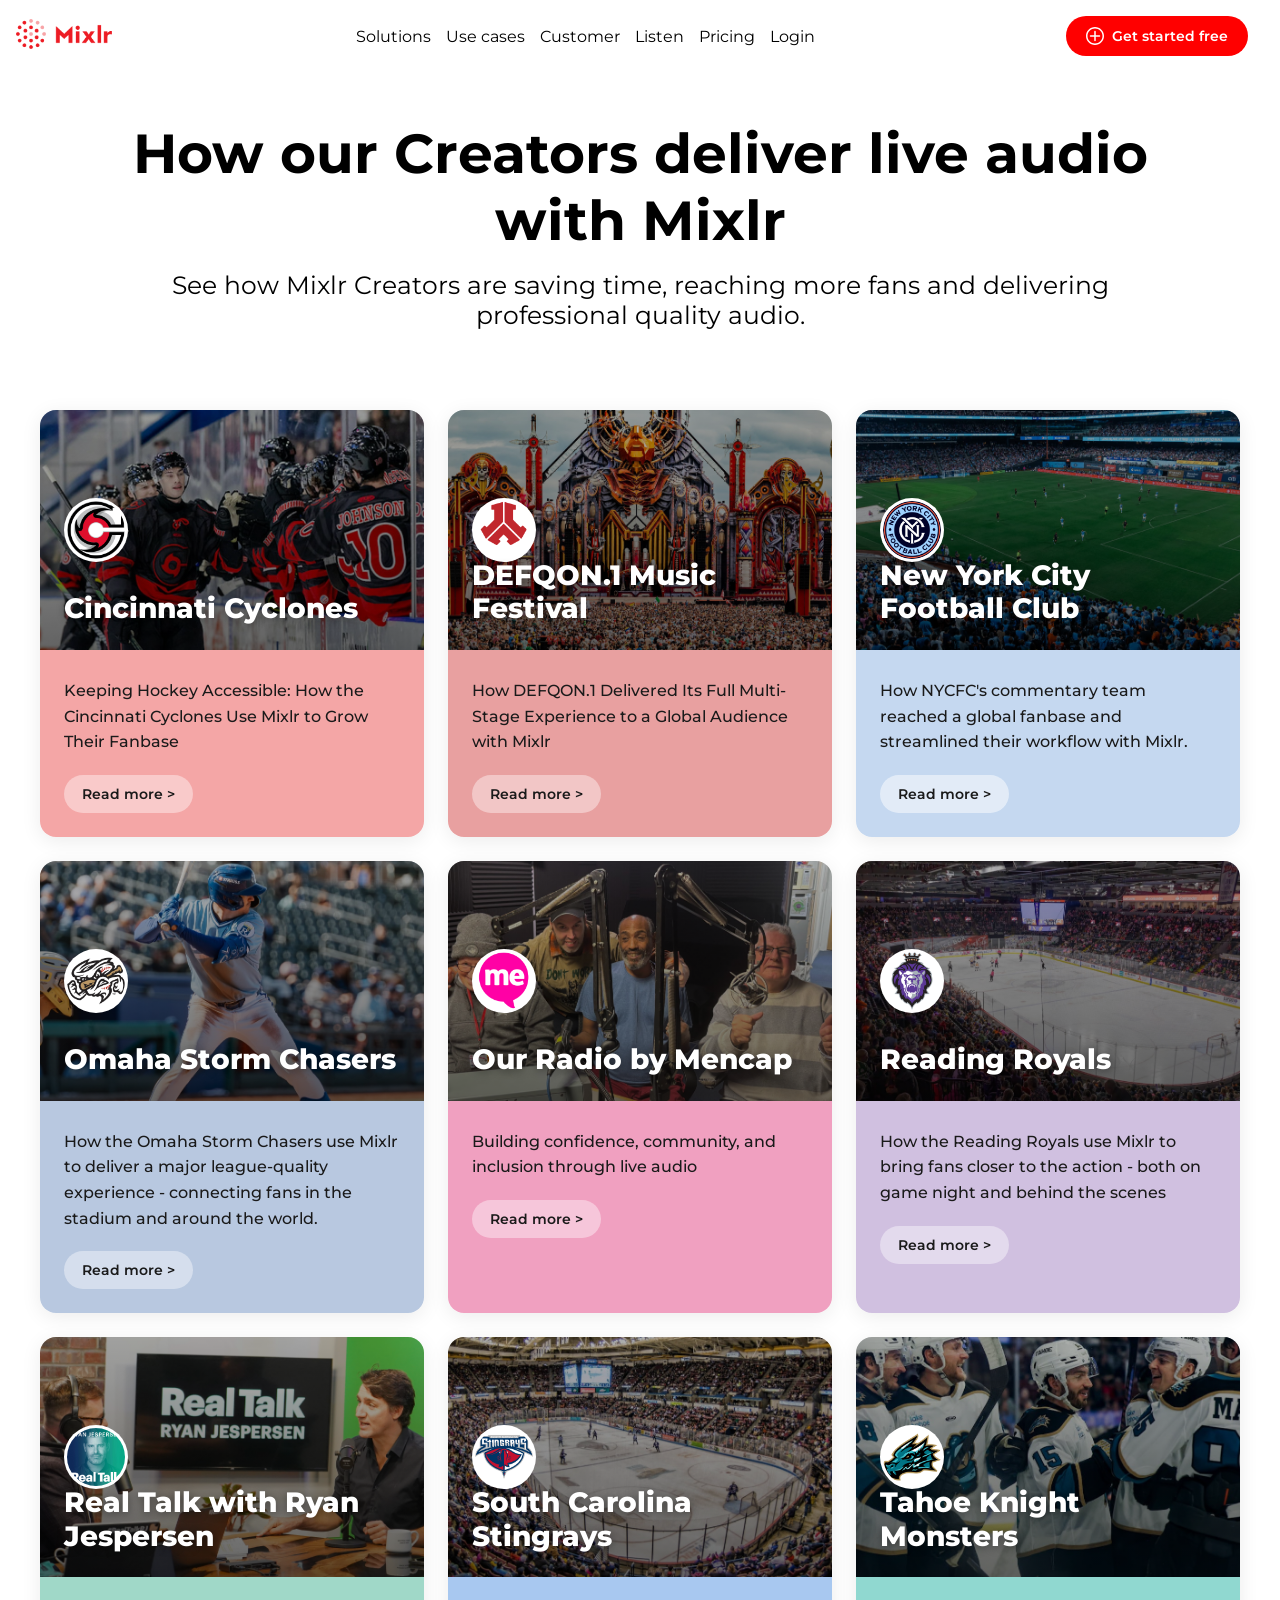
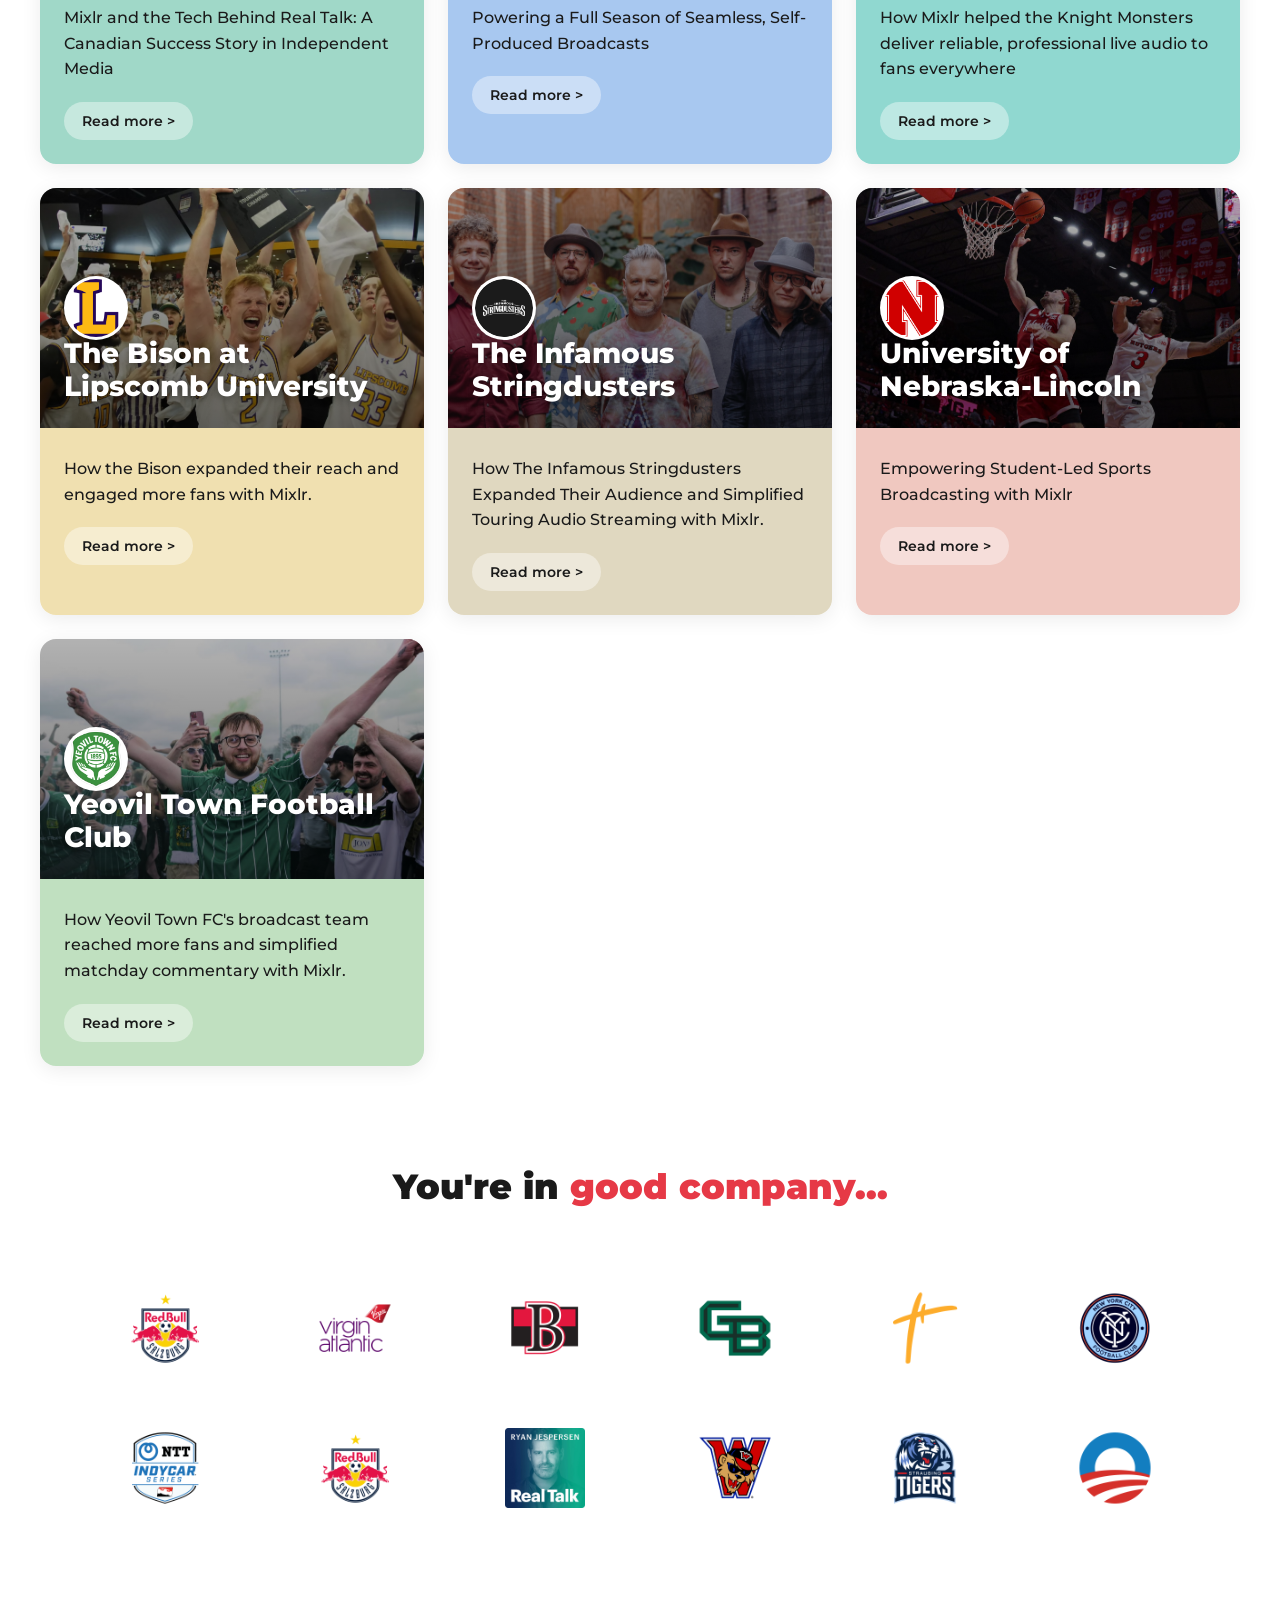
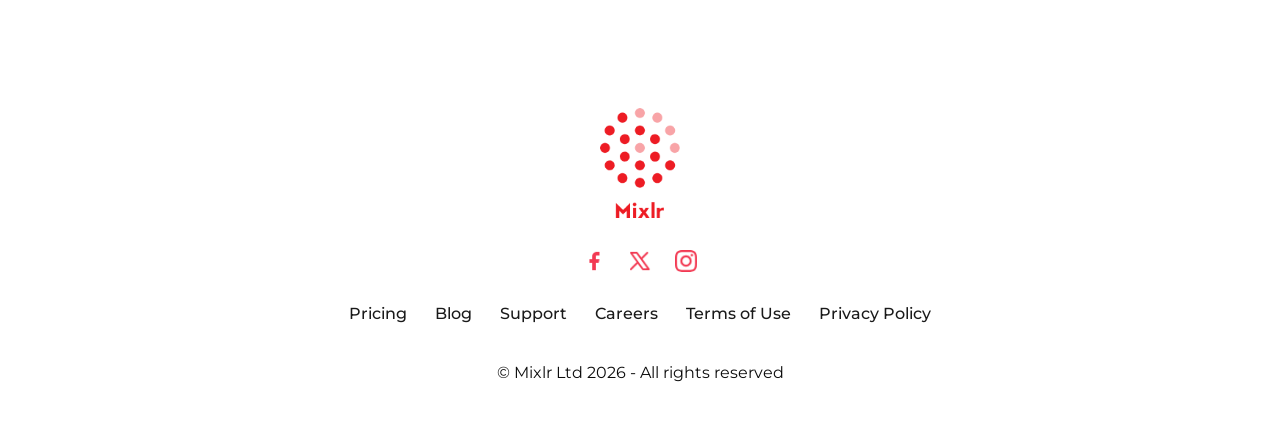
<file: index.html>
<!DOCTYPE html>
<html lang="en">
<head>
    <meta charset="UTF-8">
    <meta name="viewport" content="width=device-width, initial-scale=1.0">
    <title>How our Creator deliver live audio with Mixlr</title>
    <!-- <link href="https://fonts.googleapis.com/css?family=Montserrat" rel="stylesheet" type="text/css"> -->
     <link href="https://fonts.googleapis.com/css2?family=Montserrat:wght@200;300;400;700;900&display=swap" rel="stylesheet">
    <link rel="stylesheet" href="style.css">
</head>
<body>
    <header class="navbar">
        <div class="nav-logo">
            <a href="#"><img src="media/logo-mixlr.png" alt="" srcset=""></a>
        </div>
        <nav class="nav-link">
            <a href="#">Solutions</a>
            <a href="#">Use cases</a>
            <a href="#">Customer</a>
            <a href="#">Listen</a>
            <a href="#">Pricing</a>
            <a href="#">Login</a>
        </nav>
        <div class="nav-btn">
            <a href="#"><img src="media/icon-plus.svg" alt="" srcset="">Get started free</a>
        </div>
    </header>

    <main class="main">
        <section class="section-1">
            <header>
                <h1>How our Creators deliver live audio with Mixlr</h1>
            </header>
            <div>
                <p>See how Mixlr Creators are saving time, reaching more fans and delivering professional quality audio.</p>
            </div>
        </section>


    <div class="card-container">

        <div class="card">
            <div class="card-image">
                <img src="media/hero-1.png" alt="" class="bg-img">
                <img src="media/Cincinnati Cyclones.png" alt="" class="card-logo">
                <h2 class="card-title">Cincinnati Cyclones</h2>
            </div>
            <div class="card-body">
                <p>Keeping Hockey Accessible: How the Cincinnati Cyclones Use Mixlr to Grow Their Fanbase</p>
                <button class="read-more">Read more ></button>
            </div>
        </div>

        <div class="card">
            <div class="card-image">
                <img src="media/hero-2.png" alt="" class="bg-img">
                <img src="media/DEFQON.1.png" alt="" class="card-logo">
                <h2 class="card-title">DEFQON.1 Music Festival</h2>
            </div>
            <div class="card-body">
                <p>How DEFQON.1 Delivered Its Full Multi-Stage Experience to a Global Audience with Mixlr</p>
                <button class="read-more">Read more ></button>
            </div>
        </div>

        <div class="card">
            <div class="card-image">
                <img src="media/hero-3.png" alt="" class="bg-img">
                <img src="media/New York CFC.png" alt="" class="card-logo">
                <h2 class="card-title">New York City Football Club</h2>
            </div>
            <div class="card-body">
                <p>How NYCFC's commentary team reached a global fanbase and streamlined their workflow with Mixlr.</p>
                <button class="read-more">Read more ></button>
            </div>
        </div>

        <div class="card">
            <div class="card-image">
                <img src="media/hero-4.png" alt="" class="bg-img">
                <img src="media/Omaha Storm Chasers.png" alt="" class="card-logo">
                <h2 class="card-title">Omaha Storm Chasers</h2>
            </div>
            <div class="card-body">
                <p>How the Omaha Storm Chasers use Mixlr to deliver a major league-quality experience - connecting fans in the stadium and around the world.</p>
                <button class="read-more">Read more ></button>
            </div>
        </div>

        <div class="card">
            <div class="card-image">
                <img src="media/hero-5.png" alt="" class="bg-img">
                <img src="media/Our Radio by Mencap.png" alt="" class="card-logo">
                <h2 class="card-title">Our Radio by Mencap</h2>
            </div>
            <div class="card-body">
                <p>Building confidence, community, and inclusion through live audio</p>
                <button class="read-more">Read more ></button>
            </div>
        </div>

        <div class="card">
            <div class="card-image">
                <img src="media/hero-6.png" alt="" class="bg-img">
                <img src="media/Reading Royals.png" alt="" class="card-logo">
                <h2 class="card-title">Reading Royals</h2>
            </div>
            <div class="card-body">
                <p>How the Reading Royals use Mixlr to bring fans closer to the action - both on game night and behind the scenes</p>
                <button class="read-more">Read more ></button>
            </div>
        </div>

        <div class="card">
            <div class="card-image">
                <img src="media/hero-7.png" alt="" class="bg-img">
                <img src="media/Real Talk with Ryan Jespersen.png" alt="" class="card-logo">
                <h2 class="card-title">Real Talk with Ryan Jespersen</h2>
            </div>
            <div class="card-body">
                <p>Mixlr and the Tech Behind Real Talk: A Canadian Success Story in Independent Media</p>
                <button class="read-more">Read more ></button>
            </div>
        </div>

        <div class="card">
            <div class="card-image">
                <img src="media/hero-8.png" alt="" class="bg-img">
                <img src="media/South Carolina Stingrays.png" alt="" class="card-logo">
                <h2 class="card-title">South Carolina Stingrays</h2>
            </div>
            <div class="card-body">
                <p>Powering a Full Season of Seamless, Self-Produced Broadcasts</p>
                <button class="read-more">Read more ></button>
            </div>
        </div>

        <div class="card">
            <div class="card-image">
                <img src="media/hero-9.png" alt="" class="bg-img">
                <img src="media/Tahoe Knight Monsters.png" alt="" class="card-logo">
                <h2 class="card-title">Tahoe Knight Monsters</h2>
            </div>
            <div class="card-body">
                <p>How Mixlr helped the Knight Monsters deliver reliable, professional live audio to fans everywhere</p>
                <button class="read-more">Read more ></button>
            </div>
        </div>

        <div class="card">
            <div class="card-image">
                <img src="media/hero-10.png" alt="" class="bg-img">
                <img src="media/The Bison at Lipscomb University.png" alt="" class="card-logo">
                <h2 class="card-title">The Bison at Lipscomb University</h2>
            </div>
            <div class="card-body">
                <p>How the Bison expanded their reach and engaged more fans with Mixlr.</p>
                <button class="read-more">Read more ></button>
            </div>
        </div>

        <div class="card">
            <div class="card-image">
                <img src="media/hero-11.png" alt="" class="bg-img">
                <img src="media/The Infamous Stringdusters.png" alt="" class="card-logo">
                <h2 class="card-title">The Infamous Stringdusters</h2>
            </div>
            <div class="card-body">
                <p>How The Infamous Stringdusters Expanded Their Audience and Simplified Touring Audio Streaming with Mixlr.</p>
                <button class="read-more">Read more ></button>
            </div>
        </div>

        <div class="card">
            <div class="card-image">
                <img src="media/hero-12.png" alt="" class="bg-img">
                <img src="media/University of Nebraska-Lincoln.png" alt="" class="card-logo">
                <h2 class="card-title">University of Nebraska-Lincoln</h2>
            </div>
            <div class="card-body">
                <p>Empowering Student-Led Sports Broadcasting with Mixlr</p>
                <button class="read-more">Read more ></button>
            </div>
        </div>

        <div class="card">
            <div class="card-image">
                <img src="media/hero-13.png" alt="" class="bg-img">
                <img src="media/Yeovil Town Football Club.png" alt="" class="card-logo">
                <h2 class="card-title">Yeovil Town Football Club</h2>
            </div>
            <div class="card-body">
                <p>How Yeovil Town FC's broadcast team reached more fans and simplified matchday commentary with Mixlr.</p>
                <button class="read-more">Read more ></button>
            </div>
        </div>
    </div>

    <section class="company-section">
        <h2 class="company-heading">You're in <span>good company...</span></h2>

        <div class="logo-grid">
            <!-- Row 1 -->
            <img src="media/redbull-salzburg.png" alt="Red Bull New York">
            <img src="media/virgin-atlantic.png" alt="Virgin Atlantic">
            <img src="media/belleville-senators.png" alt="Brand B Logo">
            <img src="media/green-bay.png" alt="GB Logo">
            <img src="media/harvesters-church.png" alt="Orange Brand Mark">
            <img src="media/new-york-city-fc.png" alt="New York City FC">

            <!-- Row 2 -->
            <img src="media/indycar.png" alt="NTT INDYCAR Series">
            <img src="media/redbull-salzburg.png" alt="Red Bull Salzburg">
            <img src="media/Real Talk with Ryan Jespersen.png" alt="Real Talk with Ryan Jespersen">
            <img src="media/washington-wild-things.png" alt="W Logo">
            <img src="media/straubing-tigers.png" alt="Straubing Tigers">
            <img src="media/obama-foundation.png" alt="Campaign Logo">
        </div>
    </section>

    <footer class="site-footer">
    <div class="footer-inner">
        <!-- Mixlr Logo -->
        <img src="media/logo-mixlr_1.png" alt="Mixlr" class="footer-logo">

        <!-- Social Icons -->
        <div class="social-links">
            <a href="#" aria-label="Facebook">
                <img src="media/icon-fb.png" alt="" class="social-icon">
            </a>
            <a href="#" aria-label="X / Twitter">
                <img src="media/icon-twiter.png" alt="" class="social-icon">
            </a>
            <a href="#" aria-label="Instagram">
                <img src="media/icon-instagram.png" alt="" class="social-icon">
            </a>
        </div>

        <!-- Nav Links -->
        <nav class="footer-nav">
            <a href="#">Pricing</a>
            <a href="#">Blog</a>
            <a href="#">Support</a>
            <a href="#">Careers</a>
            <a href="#">Terms of Use</a>
            <a href="#">Privacy Policy</a>
        </nav>

        <!-- Copyright -->
        <p class="footer-copy">© Mixlr Ltd 2026 - All rights reserved</p>
    </div>
</footer>
</body>
</html>
</file>
<file: style.css>
*{
    margin: 0;
    padding: 0;
    box-sizing: border-box;
    font-family: 'Montserrat', sans-serif;
}

body{
    background-color: white;
    color: black;
    /* font-family: system-ui, -apple-system, BlinkMacSystemFont, 'Segoe UI', Roboto, Oxygen, Ubuntu, Cantarell, 'Open Sans', 'Helvetica Neue', sans-serif; */
    font-family: 'Montserrat', sans-serif;
}

a{
    text-decoration: none;
    color: black;
    font-size: 16px;
    font-weight: 400;
}

a:hover{
    color: red;
}

.nav-btn a{
    color: white;
}

.nav-btn img{
    width: 24px;
    height: 24px;
}

.navbar{
    /* border: 1px solid red; */
    display: flex;
    margin: 8px 16px;
    /* width: 100%; */
    height: 56px;
    align-items: center;
    justify-content: space-between;
    /* gap: 200px; */
    top: 0;
    left: 0;
    overflow: visible;
    background-color: #fff;
    /* position: sticky; */
    /* top: 0; */
    /* bottom: 0; */
    z-index: 10px;
}

.nav-logo img{
    /* border: 1px dashed red; */
    width: 96px;
    height: 30px;
}

.nav-link{
    /* border: 1px dashed red; */
    width: 469px;
    height: 24px;
    display: flex;
    align-items: center;
    justify-content: center;
    gap: 15px;
    flex-wrap: wrap;
}

.nav-btn img{
    fill: white;
    color: white;    
}

.nav-btn {
    border-radius: 50px;
    background-color: #ff0000;
    margin: 8px 16px 8px 8px;
    height: 40px;
    display: inline-flex;
    justify-content: center;
    align-items: center;
    padding: 0 20px;
}

.nav-btn a {
    display: flex;
    align-items: center;
    gap: 8px;
    color: #fff;
    text-decoration: none;
    font-size: 14px;
    font-weight: 600;
    white-space: nowrap;
}

.nav-btn img {
    width: 18px;
    height: 18px;
    filter: brightness(0) invert(1);
}

.section-1{
    /* border: 1px solid red; */
    margin: 0px 87px;
    padding: 48px 16px;
    display: flex;
    flex-direction: column;
    align-items: center;
    justify-content: center;
    text-align: center;
}

.section-1 h1{
    /* border: 1px dashed red; */
    margin: 0px 0px 8px;
    font-size: 55px;
    font-weight: 700;
    margin-bottom: 16px;
}
.section-1 p{
    /* border: 1px dashed red; */
    margin: 0px 0px 32px;
    font-size: 25px;
    font-weight: 400;
    margin-bottom: 32px;
}

/* .card-container{
    border: 1px solid red;
    width: 920px;
} */
   
/* ONE wrapper for ALL cards */
.card-container {
    display: grid;
    grid-template-columns: repeat(3, 1fr);
    gap: 24px;
    max-width: 1200px;
    width: 100%;
    margin: 0 auto;
}

.card {
    border-radius: 16px;
    overflow: hidden;
    box-shadow: 0 4px 20px rgba(0,0,0,0.08);
    display: flex;
    flex-direction: column;
}

.card-image {
    position: relative;
    height: 240px;
    overflow: hidden;
}

.card-image .bg-img {
    width: 100%;
    height: 100%;
    object-fit: cover;
    display: block;
}

.card-image::after {
    content: '';
    position: absolute;
    inset: 0;
    background: linear-gradient(to bottom, rgba(0,0,0,0.3) 0%, rgba(0,0,0,0.6) 100%);
}

.card-logo {
    position: absolute;
    top: 50%;
    left: 24px;
    transform: translateY(-50%);
    z-index: 2;
    width: 64px;
    height: 64px;
    border-radius: 50%;
    object-fit: cover;
    border: 3px solid rgba(255,255,255,0.3);
    background: #fff;
}

.card-title {
    position: absolute;
    bottom: 24px;
    left: 24px;
    right: 24px;
    z-index: 2;
    color: #fff;
    font-size: 28px;
    font-weight: 800;
    line-height: 1.2;
    text-shadow: 0 2px 8px rgba(0,0,0,0.4);
}

.card-body {
    padding: 28px 24px 24px;
    display: flex;
    flex-direction: column;
    gap: 20px;
    flex-grow: 1;
}

.card-body p {
    font-size: 16px;
    line-height: 1.6;
    color: #1a1a1a;
    font-weight: 500;
}

.read-more {
    display: inline-flex;
    align-items: center;
    gap: 6px;
    padding: 10px 18px;
    border-radius: 24px;
    border: none;
    font-size: 14px;
    font-weight: 600;
    cursor: pointer;
    transition: all 0.2s ease;
    align-self: flex-start;
    font-family: inherit;
}

/* 1 - Pink */
.card:nth-child(1) .card-body {
    background: #f4a6a6;
}

.card:nth-child(1) .read-more {
    background: rgba(255,255,255,0.4);
    color: #1a1a1a;
}

.card:nth-child(1) .read-more:hover {
    background: rgba(255,255,255,0.6);
}

/* Card 2 - Pink/Salmon */
.card:nth-child(2) .card-body {
    background: #e8a0a0;
}

.card:nth-child(2) .read-more {
    background: rgba(255,255,255,0.4);
    color: #1a1a1a;
}

.card:nth-child(2) .read-more:hover {
    background: rgba(255,255,255,0.6);
}

/* Card 3 - Light Blue */
.card:nth-child(3) .card-body {
    background: #c5d8f0;
}

.card:nth-child(3) .read-more {
    background: rgba(255,255,255,0.5);
    color: #1a1a1a;
}

.card:nth-child(3) .read-more:hover {
    background: rgba(255,255,255,0.7);
}

/* Card 4 - Omaha Storm Chasers */
.card:nth-child(4) .card-body {
    background: #b8c8e0;
}

.card:nth-child(4) .read-more {
    background: rgba(255,255,255,0.4);
    color: #1a1a1a;
}

.card:nth-child(4) .read-more:hover {
    background: rgba(255,255,255,0.6);
}

/* Card 5 - Our Radio by Mencap */
.card:nth-child(5) .card-body {
    background: #f0a0c0;
}

.card:nth-child(5) .read-more {
    background: rgba(255,255,255,0.4);
    color: #1a1a1a;
}

.card:nth-child(5) .read-more:hover {
    background: rgba(255,255,255,0.6);
}

/* Card 6 - Reading Royals */
.card:nth-child(6) .card-body {
    background: #d0c0e0;
}

.card:nth-child(6) .read-more {
    background: rgba(255,255,255,0.4);
    color: #1a1a1a;
}

.card:nth-child(6) .read-more:hover {
    background: rgba(255,255,255,0.6);
}

/* Card 7 - Real Talk with Ryan Jespersen */
.card:nth-child(7) .card-body {
    background: #a0d8c8;
}

.card:nth-child(7) .read-more {
    background: rgba(255,255,255,0.4);
    color: #1a1a1a;
}

.card:nth-child(7) .read-more:hover {
    background: rgba(255,255,255,0.6);
}

/* Card 8 - South Carolina Stingrays */
.card:nth-child(8) .card-body {
    background: #a8c8f0;
}

.card:nth-child(8) .read-more {
    background: rgba(255,255,255,0.4);
    color: #1a1a1a;
}

.card:nth-child(8) .read-more:hover {
    background: rgba(255,255,255,0.6);
}

/* Card 9 - Tahoe Knight Monsters */
.card:nth-child(9) .card-body {
    background: #90d8d0;
}

.card:nth-child(9) .read-more {
    background: rgba(255,255,255,0.4);
    color: #1a1a1a;
}

.card:nth-child(9) .read-more:hover {
    background: rgba(255,255,255,0.6);
}

/* Card 10 - The Bison at Lipscomb University */
.card:nth-child(10) .card-body {
    background: #f0e0b0;
}

.card:nth-child(10) .read-more {
    background: rgba(255,255,255,0.4);
    color: #1a1a1a;
}

.card:nth-child(10) .read-more:hover {
    background: rgba(255,255,255,0.6);
}

/* Card 11 - The Infamous Stringdusters */
.card:nth-child(11) .card-body {
    background: #e0d8c0;
}

.card:nth-child(11) .read-more {
    background: rgba(255,255,255,0.4);
    color: #1a1a1a;
}

.card:nth-child(11) .read-more:hover {
    background: rgba(255,255,255,0.6);
}

/* Card 12 - University of Nebraska-Lincoln */
.card:nth-child(12) .card-body {
    background: #f0c8c0;
}

.card:nth-child(12) .read-more {
    background: rgba(255,255,255,0.4);
    color: #1a1a1a;
}

.card:nth-child(12) .read-more:hover {
    background: rgba(255,255,255,0.6);
}

/* Card 13 - Yeovil Town Football Club */
.card:nth-child(13) .card-body {
    background: #c0e0c0;
}

.card:nth-child(13) .read-more {
    background: rgba(255,255,255,0.4);
    color: #1a1a1a;
}

.card:nth-child(13) .read-more:hover {
    background: rgba(255,255,255,0.6);
}

.company-section {
    max-width: 1200px;
    margin: 0 auto;
    padding: 100px 40px;
    text-align: center;
}

.company-heading {
    font-size: 35px;
    font-weight: 900;
    color: #1a1a1a;
    margin-bottom: 80px;
    line-height: 1.2;
}

.company-heading span {
    color: #e63946;
}

.logo-grid {
    display: grid;
    grid-template-columns: repeat(6, 1fr);
    gap: 60px 40px;
    align-items: center;
    justify-items: center;
    max-width: 1100px;
    margin: 0 auto;
}

.logo-grid img {
    width: auto;
    height: auto;
    max-width: 140px;
    max-height: 80px;
    object-fit: contain;
    display: block;
    transition: transform 0.2s ease;
}


/* footer-section */
.site-footer {
    background: #fff;
    padding: 100px 20px 60px;
    text-align: center;
}

.footer-inner {
    max-width: 800px;
    margin: 0 auto;
    display: flex;
    flex-direction: column;
    align-items: center;
    gap: 32px;
}

.footer-logo {
    width: 80px;
    height: auto;
    display: block;
}

.social-links {
    display: flex;
    gap: 24px;
    align-items: center;
    justify-content: center;
}

.social-links a {
    display: flex;
    transition: opacity 0.2s ease;
}

.social-links a:hover {
    opacity: 0.7;
}

/* Black PNG icons turned red via filter */
.social-icon {
    width: 22px;
    height: 22px;
    object-fit: contain;
    display: block;
    filter: invert(36%) sepia(85%) saturate(3000%) hue-rotate(330deg) brightness(95%) contrast(100%);
}

.footer-nav {
    display: flex;
    flex-wrap: wrap;
    gap: 28px;
    justify-content: center;
    align-items: center;
}

.footer-nav a {
    color: #1a1a1a;
    text-decoration: none;
    font-size: 16px;
    font-weight: 500;
    transition: color 0.2s ease;
}

.footer-nav a:hover {
    color: #e63946;
}

.footer-copy {
    color: #0c0c0c;
    font-size: 16px;
    margin-top: 8px;
}
</file>
